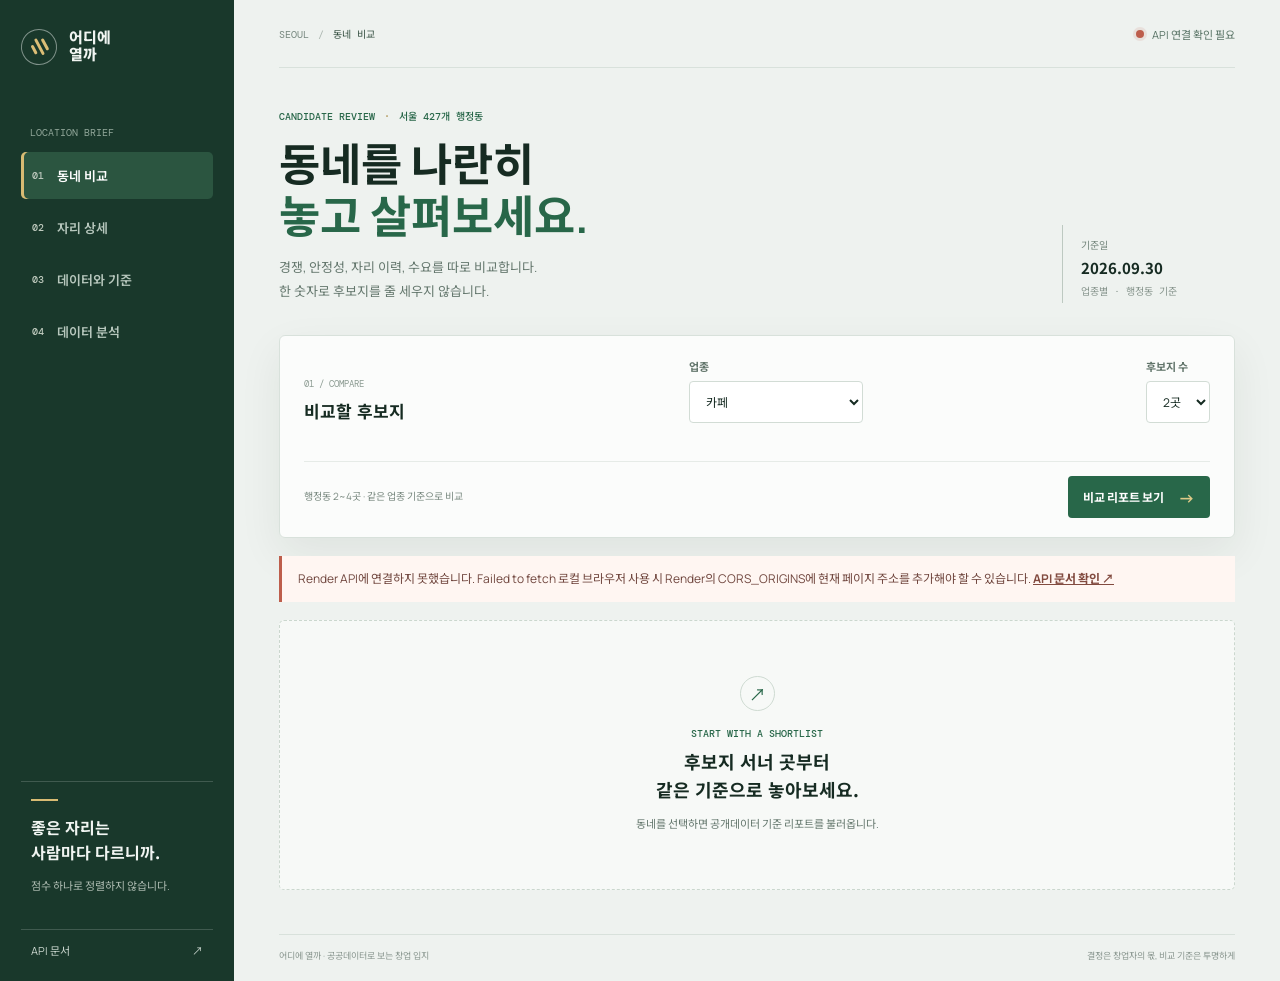
<file: frontend-html/index.html>
<!doctype html>
<html lang="ko">
  <head>
    <meta charset="UTF-8" />
    <meta name="viewport" content="width=device-width, initial-scale=1.0" />
    <meta name="theme-color" content="#eef2ef" />
    <meta name="description" content="점수로 줄 세우지 않고 창업 후보 동네를 비교하는 입지 리포트" />
    <title>어디에 열까 | 입지 리포트</title>
    <link rel="stylesheet" href="./styles.css" />
    <script src="./app.js" defer></script>
  </head>
  <body>
    <div class="app-shell">
      <aside class="sidebar">
        <a class="brand" href="#compare" aria-label="어디에 열까 홈">
          <span class="brand-mark" aria-hidden="true"><span></span><span></span><span></span></span>
          <span class="brand-name">어디에<br />열까</span>
        </a>

        <div class="side-caption">LOCATION BRIEF</div>
        <nav class="primary-nav" aria-label="주요 화면">
          <button class="nav-item is-active" type="button" data-view="compare">
            <span class="nav-index">01</span><span>동네 비교</span>
          </button>
          <button class="nav-item" type="button" data-view="site">
            <span class="nav-index">02</span><span>자리 상세</span>
          </button>
          <button class="nav-item" type="button" data-view="data">
            <span class="nav-index">03</span><span>데이터와 기준</span>
          </button>
          <a class="nav-item" href="./analysis/index.html">
            <span class="nav-index">04</span><span>데이터 분석</span>
          </a>
        </nav>

        <div class="sidebar-bottom">
          <div class="sidebar-note">
            <span class="note-rule"></span>
            <p>좋은 자리는<br />사람마다 다르니까.</p>
            <small>점수 하나로 정렬하지 않습니다.</small>
          </div>
          <a class="docs-link" href="https://where-to-open-cilr.onrender.com/docs" target="_blank" rel="noreferrer">
            API 문서 <span aria-hidden="true">↗</span>
          </a>
        </div>
      </aside>

      <main class="main-content">
        <header class="topbar">
          <div class="breadcrumbs"><span>SEOUL</span><span class="crumb-slash">/</span><span id="current-crumb">동네 비교</span></div>
          <div class="topbar-status">
            <div class="data-freshness" id="data-freshness" hidden>
              <span class="fresh-dot"></span><span id="fresh-label">데이터 기준일 확인 중</span>
              <button class="help" type="button" id="fresh-help" aria-label="데이터 갱신 주기" data-tip="">?</button>
            </div>
            <div class="connection-state" id="connection-state" role="status">
              <span class="state-dot"></span><span id="connection-label">API 연결 확인 중</span>
            </div>
          </div>
        </header>

        <section class="page-view is-active" id="view-compare" aria-labelledby="compare-title">
          <div class="page-heading">
            <div>
              <p class="eyebrow">CANDIDATE REVIEW <span>·</span> 서울 427개 행정동</p>
              <h1 id="compare-title">동네를 나란히<br /><em>놓고 살펴보세요.</em></h1>
              <p class="lede">경쟁, 안정성, 자리 이력, 수요를 따로 비교합니다.<br />한 숫자로 후보지를 줄 세우지 않습니다.</p>
            </div>
            <div class="heading-stamp"><span>기준일</span><strong id="base-date-heading">2026.09.30</strong><small>업종별 · 행정동 기준</small></div>
          </div>

          <form class="compare-controls" id="compare-form">
            <div class="controls-topline">
              <div class="control-title"><span class="control-kicker">01 / COMPARE</span><h2>비교할 후보지</h2></div>
              <div class="form-field category-field">
                <label for="category-select">업종</label>
                <select id="category-select" name="category" required>
                  <option value="cafe">카페</option>
                  <option value="bakery">제과점</option>
                  <option value="korean">한식</option>
                </select>
              </div>
              <div class="form-field count-field">
                <label for="location-count">후보지 수</label>
                <select id="location-count" name="location_count">
                  <option value="2">2곳</option><option value="3">3곳</option><option value="4">4곳</option>
                </select>
              </div>
            </div>
            <div class="dong-pickers" id="dong-pickers"></div>
            <div class="controls-bottomline">
              <p class="form-hint">행정동 2~4곳 · 같은 업종 기준으로 비교</p>
              <button class="button button-primary" type="submit">
                <span>비교 리포트 보기</span><span class="button-arrow" aria-hidden="true">→</span>
              </button>
            </div>
          </form>

          <div class="notice" id="global-notice" hidden role="alert"></div>
          <div class="results-heading" id="results-heading" hidden>
            <div><p class="eyebrow">SIDE BY SIDE</p><h2>후보지 비교</h2></div>
            <span class="no-score-note">종합 점수 없음</span>
          </div>
          <div id="compare-results" class="compare-results" aria-live="polite">
            <div class="empty-state">
              <div class="empty-mark" aria-hidden="true">↗</div>
              <p class="eyebrow">START WITH A SHORTLIST</p>
              <h2>후보지 서너 곳부터<br />같은 기준으로 놓아보세요.</h2>
              <p>동네를 선택하면 공개데이터 기준 리포트를 불러옵니다.</p>
            </div>
          </div>
        </section>

        <section class="page-view" id="view-site" aria-labelledby="site-title" hidden>
          <div class="page-heading compact-heading">
            <div>
              <p class="eyebrow">ADDRESS HISTORY <span>·</span> 최근 10년</p>
              <h1 id="site-title">자리의 시간을<br /><em>되짚어봅니다.</em></h1>
              <p class="lede">주소 단위로 쌓인 인허가 이력과 교체 지표를 확인합니다.<br />층·호가 아닌 같은 지번 기준입니다.</p>
            </div>
            <div class="heading-stamp"><span>자리 데이터</span><strong id="site-count-stamp">109,943곳</strong><small>10년 이력 적재</small></div>
          </div>
          <form class="site-search" id="site-form">
            <label for="site-address">후보 주소</label>
            <div class="site-search-row">
              <input id="site-address" name="address" type="search" minlength="2" maxlength="80" placeholder="예: 황학동 479 · 청계천로 400" autocomplete="off" required />
              <select id="site-category" name="category" aria-label="업종">
                <option value="cafe">카페</option><option value="bakery">제과점</option><option value="korean">한식</option>
              </select>
              <button class="button button-primary" type="submit"><span>주소 검색</span><span aria-hidden="true">→</span></button>
            </div>
            <p class="form-hint">행정안전부 도로명주소 API로 실시간 검색합니다. 지번·도로명·건물 이름 모두 됩니다. 업종은 행정동 밀도 비교에 씁니다.</p>
          </form>
          <div id="address-results" class="address-results" aria-live="polite"></div>
          <div id="site-result" class="site-result" aria-live="polite">
            <div class="empty-state slim-empty"><p class="eyebrow">SITE HISTORY</p><h2>후보 주소를 검색해 이력을 불러오세요.</h2></div>
          </div>
        </section>

        <section class="page-view" id="view-data" aria-labelledby="data-title" hidden>
          <div class="page-heading compact-heading">
            <div>
              <p class="eyebrow">SOURCES &amp; METHOD</p>
              <h1 id="data-title">숫자 뒤에 있는<br /><em>기준을 공개합니다.</em></h1>
              <p class="lede">어떤 자료를 언제 기준으로 보았는지, 지표를 어떻게 계산했는지 확인하세요.</p>
            </div>
            <div class="heading-stamp"><span>비교 원칙</span><strong>점수화 안 함</strong><small>축별 지표를 나란히 표시</small></div>
          </div>
          <div id="data-result" class="data-result" aria-live="polite">
            <div class="loading-state">데이터 기준을 불러오는 중...</div>
          </div>
          <div class="pipeline-section">
            <div class="section-heading"><div><p class="eyebrow">PIPELINE</p><h2>수집과 정규화</h2></div><span class="no-score-note" id="pipeline-note">매월 자동 갱신</span></div>
            <div id="pipeline-result" class="pipeline-list"></div>
          </div>
        </section>

        <footer class="page-footer">
          <span>어디에 열까 · 공공데이터로 보는 창업 입지</span>
          <span>결정은 창업자의 몫, 비교 기준은 투명하게</span>
        </footer>
      </main>
    </div>
  </body>
</html>
</file>
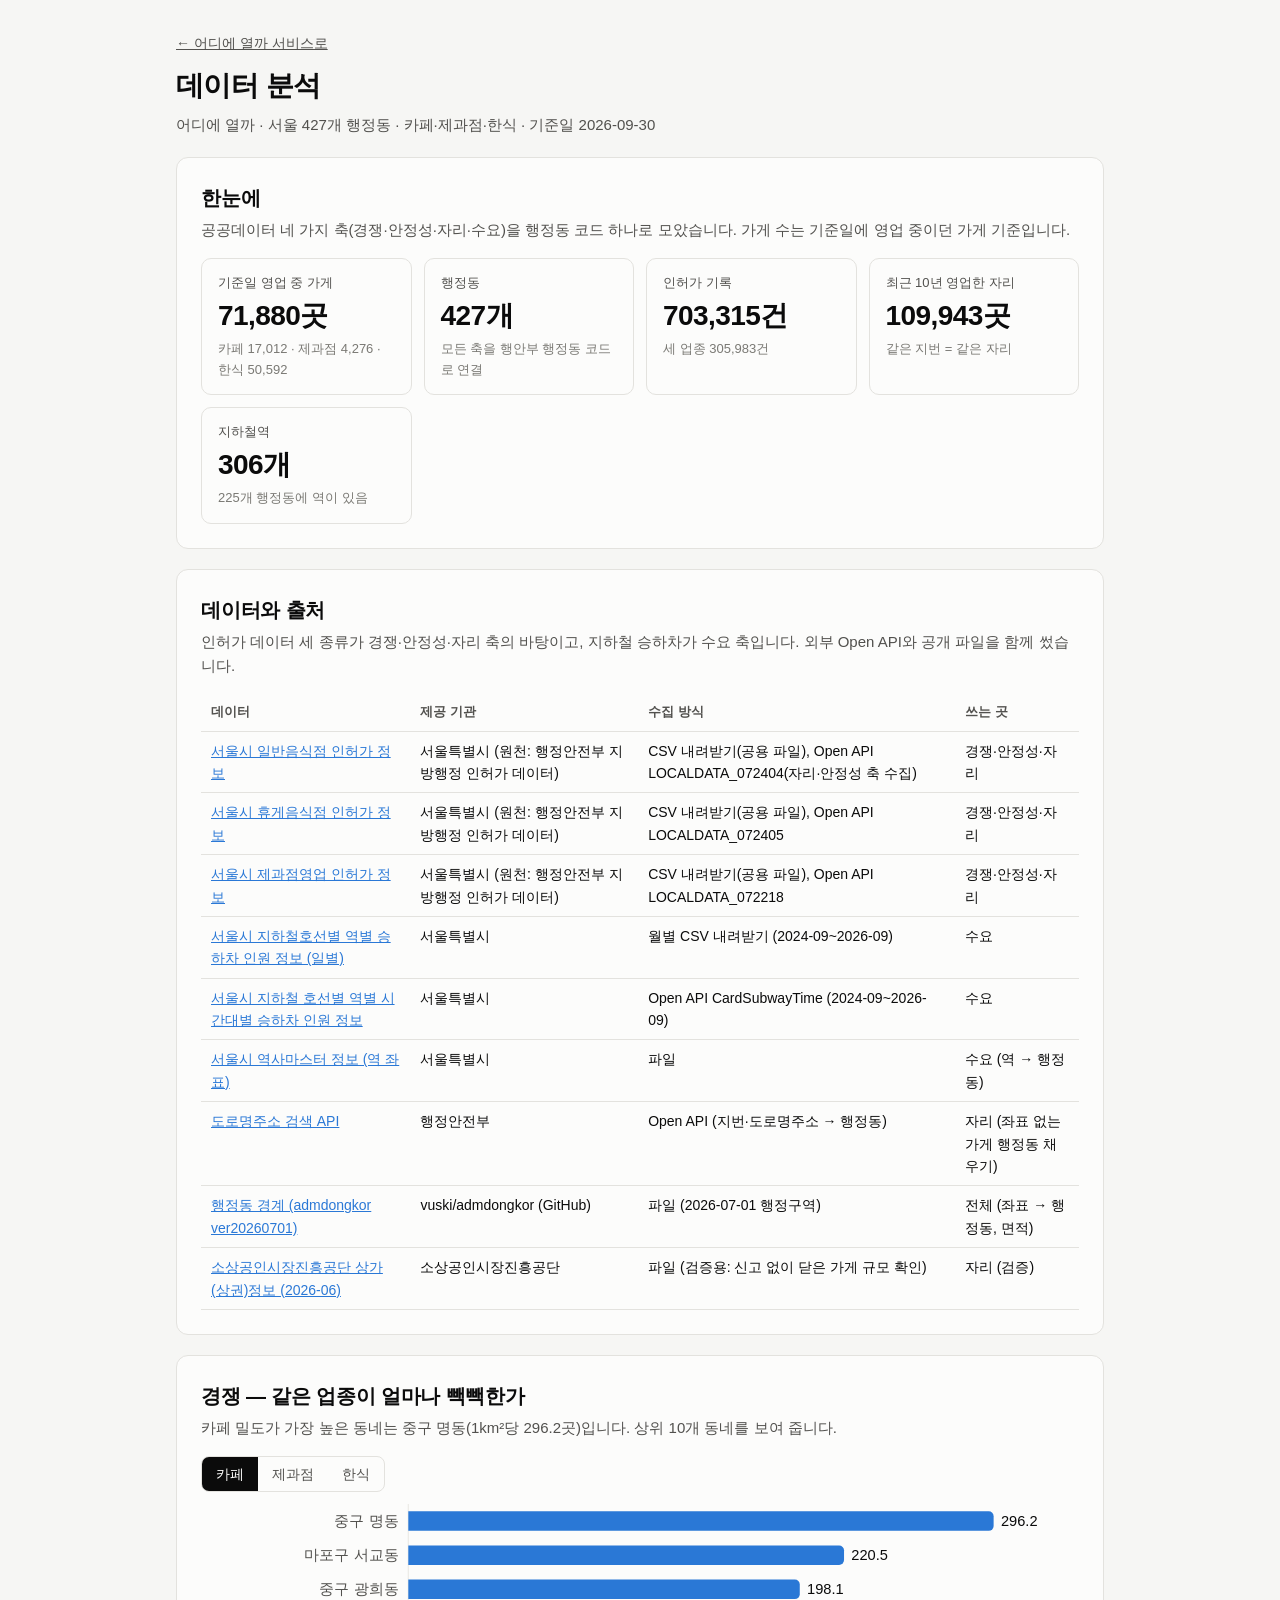
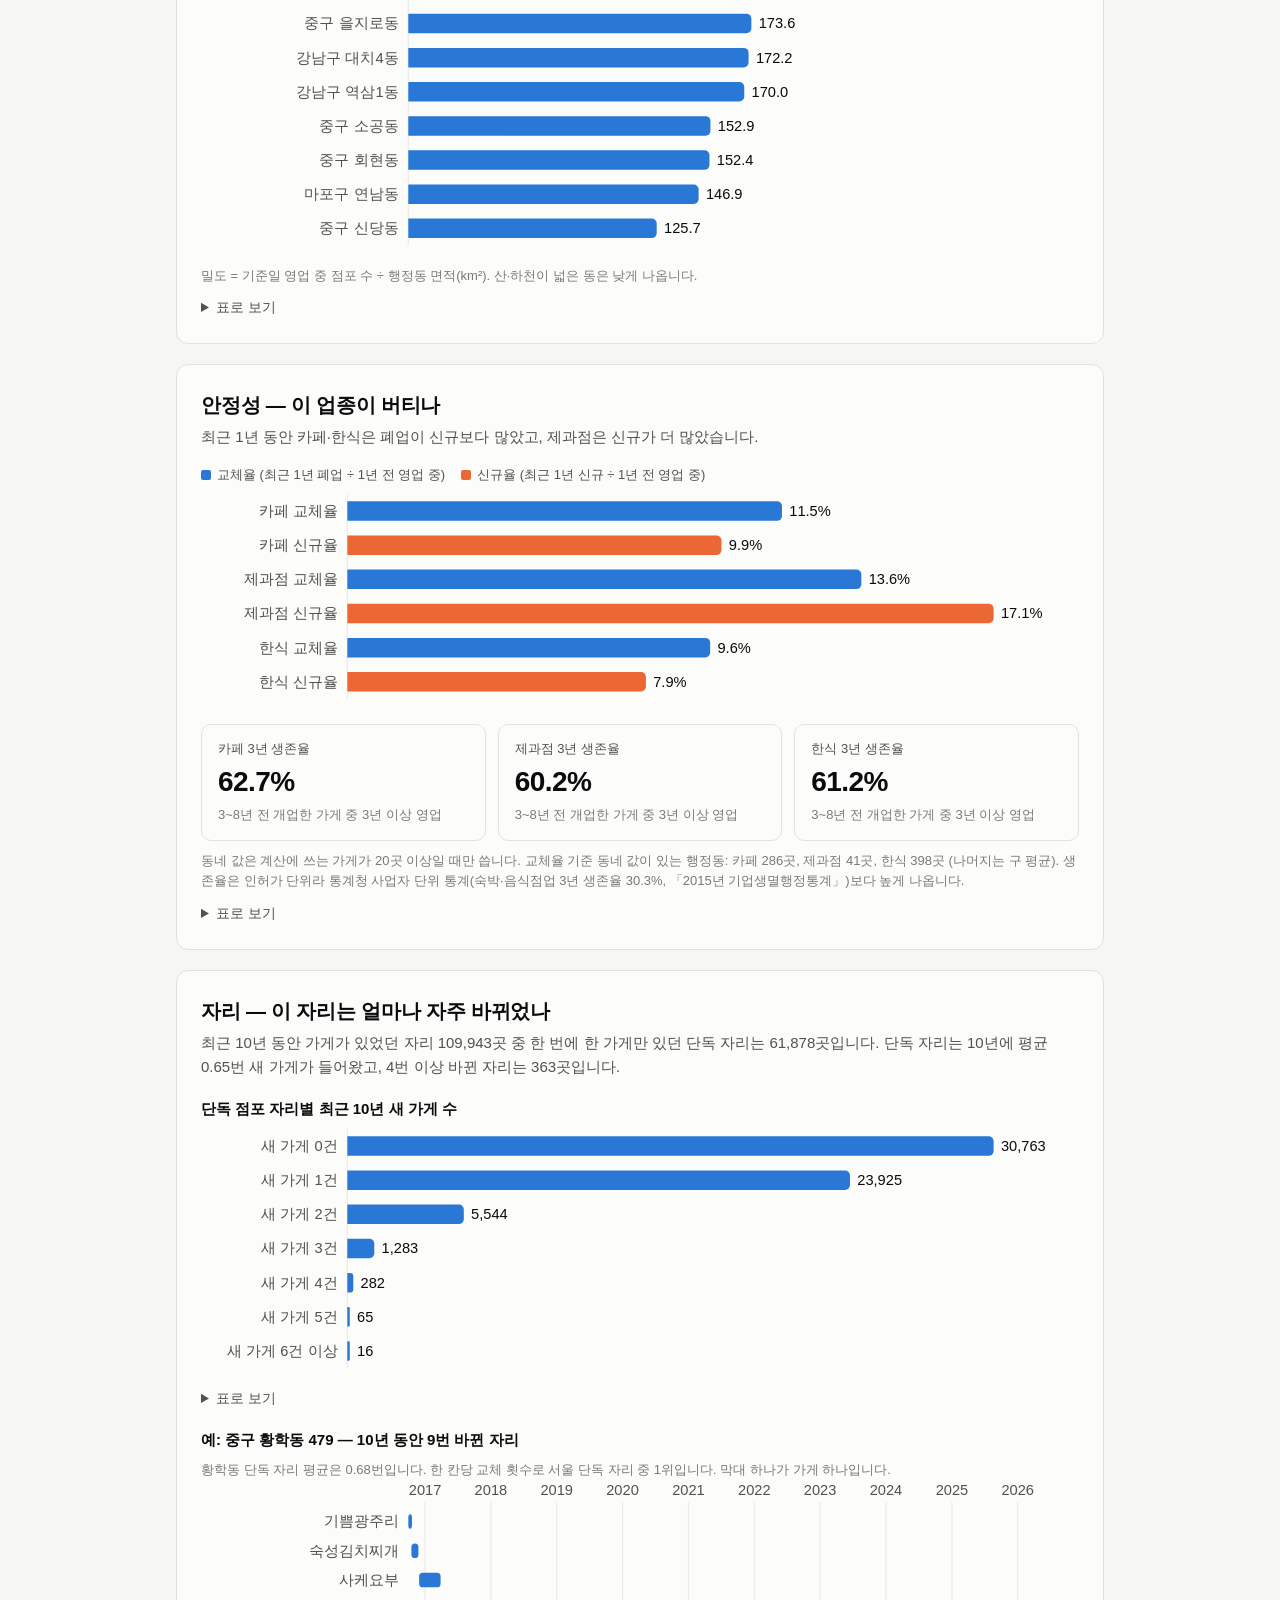
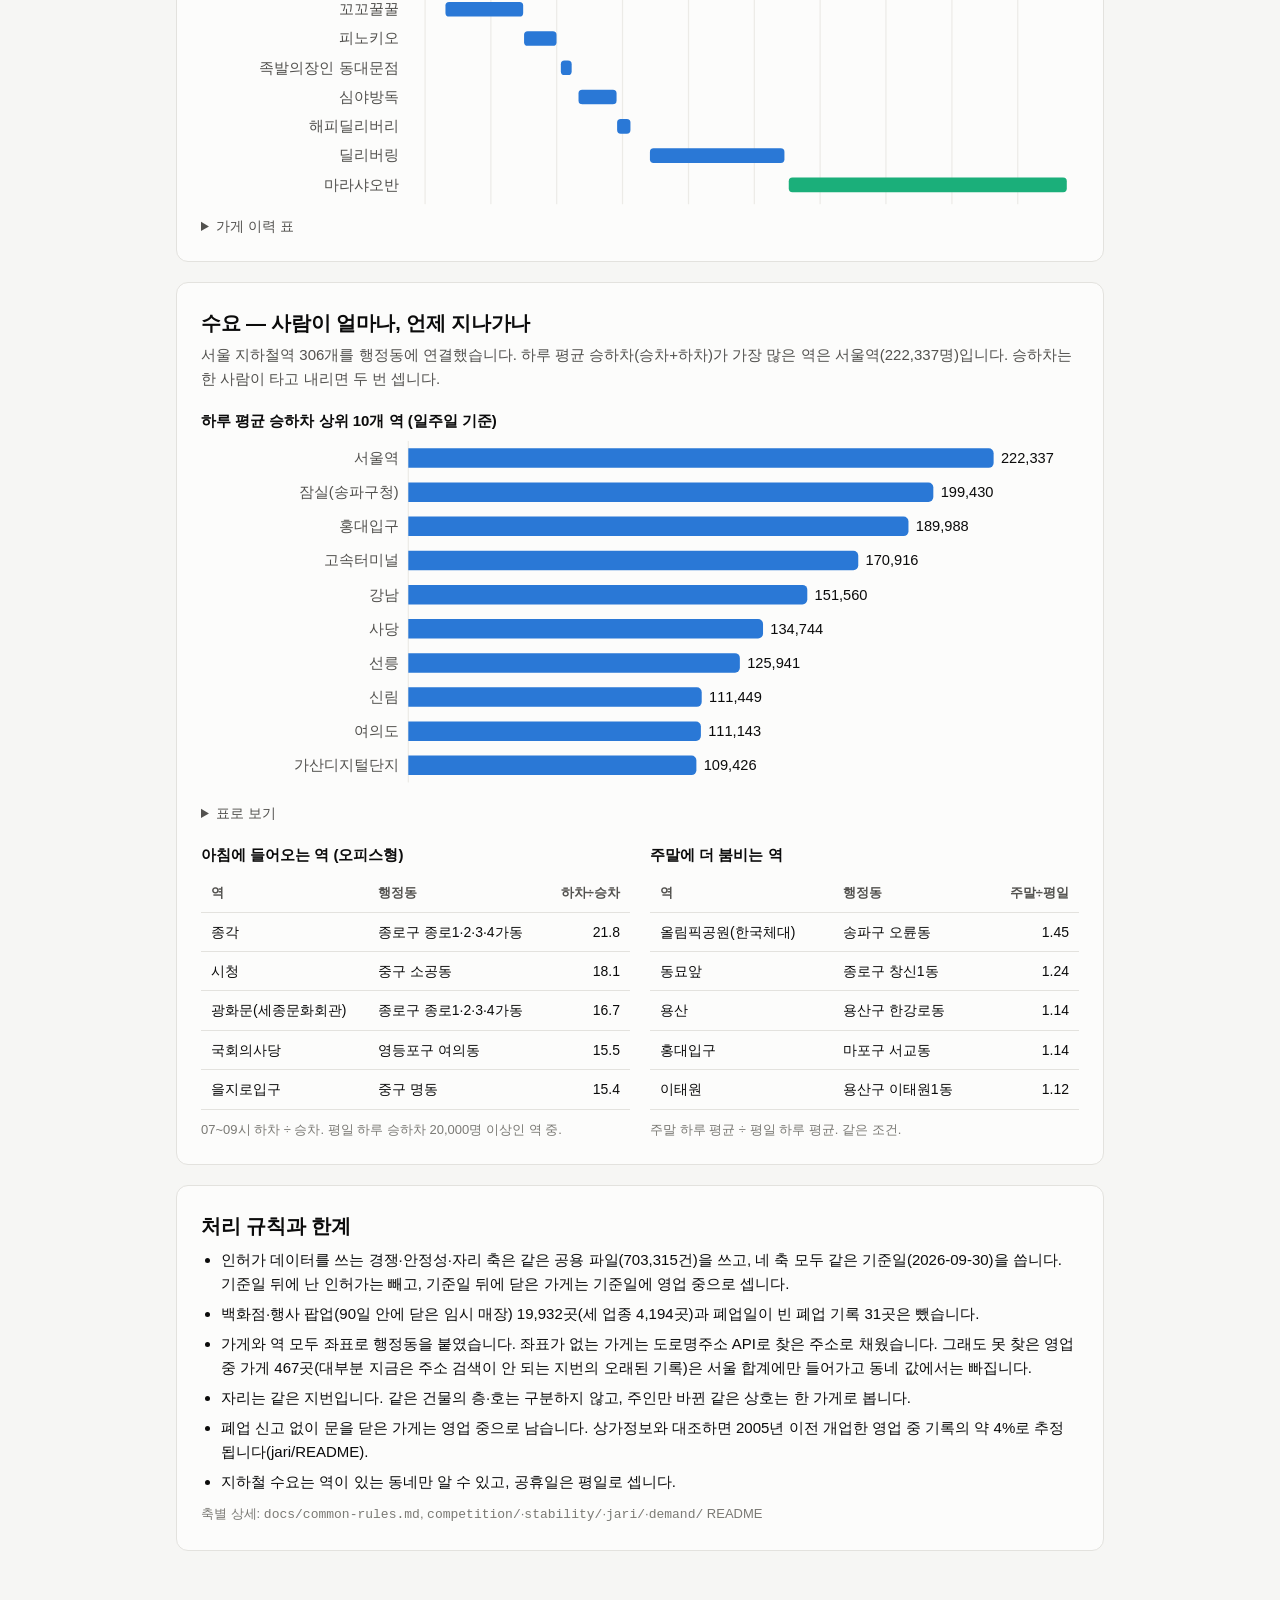
<file: frontend-html/analysis/index.html>
<!doctype html>
<html lang="ko">
<head>
<meta charset="utf-8">
<meta name="viewport" content="width=device-width, initial-scale=1">
<title>어디에 열까 · 데이터 분석</title>
<style>
:root {
  color-scheme: light;
  --surface-0: #f6f6f4; --surface-1: #fcfcfb; --border: #e3e2de; --grid: #ecebe7;
  --text-primary: #0b0b0b; --text-secondary: #52514e; --text-muted: #7a7974;
  --series-1: #2a78d6; --series-2: #eb6834; --series-3: #1baf7a;
  --accent: #2a78d6;
}
@media (prefers-color-scheme: dark) {
  :root:where(:not([data-theme="light"])) {
    color-scheme: dark;
    --surface-0: #121211; --surface-1: #1a1a19; --border: #33322f; --grid: #2a2a28;
    --text-primary: #f0efec; --text-secondary: #c3c2b7; --text-muted: #8f8e86;
    --series-1: #3987e5; --series-2: #d95926; --series-3: #199e70; --accent: #3987e5;
  }
}
:root[data-theme="dark"] {
  color-scheme: dark;
  --surface-0: #121211; --surface-1: #1a1a19; --border: #33322f; --grid: #2a2a28;
  --text-primary: #f0efec; --text-secondary: #c3c2b7; --text-muted: #8f8e86;
  --series-1: #3987e5; --series-2: #d95926; --series-3: #199e70; --accent: #3987e5;
}
* { box-sizing: border-box; }
body { margin: 0; background: var(--surface-0); color: var(--text-primary);
  font: 15px/1.6 -apple-system, BlinkMacSystemFont, "Apple SD Gothic Neo", "Noto Sans KR", "Malgun Gothic", sans-serif; }
main { max-width: 960px; margin: 0 auto; padding: 32px 16px 64px; }
header h1 { font-size: 28px; margin: 0 0 4px; letter-spacing: -0.02em; }
header p { margin: 0; color: var(--text-secondary); }
header p.back { margin: 0 0 10px; font-size: 14px; }
header p.back a { color: var(--text-secondary); }
section { background: var(--surface-1); border: 1px solid var(--border); border-radius: 12px; padding: 24px; margin-top: 20px; }
section h2 { font-size: 20px; margin: 0 0 4px; letter-spacing: -0.01em; }
.lead { margin: 0 0 16px; color: var(--text-secondary); }
.note { font-size: 13px; color: var(--text-muted); margin: 10px 0 0; }
.tiles { display: grid; grid-template-columns: repeat(auto-fit, minmax(190px, 1fr)); gap: 12px; }
.tile { border: 1px solid var(--border); border-radius: 10px; padding: 14px 16px; }
.tile .k { font-size: 13px; color: var(--text-secondary); }
.tile .v { font-size: 28px; font-weight: 700; letter-spacing: -0.02em; font-variant-numeric: tabular-nums; }
.tile .s { font-size: 13px; color: var(--text-muted); }
table { width: 100%; border-collapse: collapse; font-size: 14px; }
th, td { text-align: left; padding: 8px 10px; border-bottom: 1px solid var(--border); vertical-align: top; }
th { color: var(--text-secondary); font-weight: 600; font-size: 13px; }
td.num, th.num { text-align: right; font-variant-numeric: tabular-nums; }
a { color: var(--accent); }
.scroll { overflow-x: auto; }
.scroll table { min-width: 560px; }
#source-table { min-width: 760px; }
.seg { display: inline-flex; border: 1px solid var(--border); border-radius: 8px; overflow: hidden; margin-bottom: 12px; }
.seg button { font: inherit; font-size: 14px; border: 0; background: transparent; color: var(--text-secondary); padding: 6px 14px; cursor: pointer; }
.seg button[aria-pressed="true"] { background: var(--text-primary); color: var(--surface-1); }
.swatch { display: inline-block; width: 10px; height: 10px; border-radius: 2px; margin-right: 6px; vertical-align: -1px; }
.legend { display: flex; gap: 16px; font-size: 13px; color: var(--text-secondary); margin-bottom: 8px; flex-wrap: wrap; }
svg { display: block; width: 100%; height: auto; overflow: visible; }
svg text { fill: var(--text-secondary); font-size: 12px; }
svg .val { fill: var(--text-primary); font-variant-numeric: tabular-nums; }
svg .axis { stroke: var(--grid); }
.tip { position: fixed; pointer-events: none; background: var(--text-primary); color: var(--surface-1); font-size: 13px;
  padding: 6px 10px; border-radius: 6px; opacity: 0; transition: opacity .1s; z-index: 10; max-width: min(280px, calc(100vw - 16px)); }
details { margin-top: 10px; font-size: 14px; }
summary { cursor: pointer; color: var(--text-secondary); }
.two { display: grid; grid-template-columns: repeat(auto-fit, minmax(280px, 1fr)); gap: 20px; }
h3 { font-size: 15px; margin: 18px 0 8px; }
ul.rules { margin: 0; padding-left: 20px; }
ul.rules li { margin: 6px 0; }
</style>
</head>
<body>
<main>
  <header>
    <p class="back"><a href="../index.html">← 어디에 열까 서비스로</a></p>
    <h1>데이터 분석</h1>
    <p>어디에 열까 · 서울 <span data-v="dongs"></span>개 행정동 · 카페·제과점·한식 · 기준일 <span data-v="base_date"></span></p>
  </header>

  <section id="overview">
    <h2>한눈에</h2>
    <p class="lead">공공데이터 네 가지 축(경쟁·안정성·자리·수요)을 행정동 코드 하나로 모았습니다. 가게 수는 기준일에 영업 중이던 가게 기준입니다.</p>
    <div class="tiles" id="tiles"></div>
  </section>

  <section id="sources">
    <h2>데이터와 출처</h2>
    <p class="lead">인허가 데이터 세 종류가 경쟁·안정성·자리 축의 바탕이고, 지하철 승하차가 수요 축입니다. 외부 Open API와 공개 파일을 함께 썼습니다.</p>
    <div class="scroll"><table id="source-table"></table></div>
  </section>

  <section id="competition">
    <h2>경쟁 — 같은 업종이 얼마나 빽빽한가</h2>
    <p class="lead" id="comp-lead"></p>
    <div class="seg" role="group" aria-label="업종" id="comp-seg"></div>
    <div id="comp-chart"></div>
    <p class="note">밀도 = 기준일 영업 중 점포 수 ÷ 행정동 면적(km²). 산·하천이 넓은 동은 낮게 나옵니다.</p>
    <details><summary>표로 보기</summary><div class="scroll"><table id="comp-table"></table></div></details>
  </section>

  <section id="stability">
    <h2>안정성 — 이 업종이 버티나</h2>
    <p class="lead" id="stab-lead"></p>
    <div class="legend"><span><i class="swatch" style="background:var(--series-1)"></i>교체율 (최근 1년 폐업 ÷ 1년 전 영업 중)</span><span><i class="swatch" style="background:var(--series-2)"></i>신규율 (최근 1년 신규 ÷ 1년 전 영업 중)</span></div>
    <div id="stab-chart"></div>
    <div class="tiles" id="stab-tiles" style="margin-top:16px"></div>
    <p class="note" id="stab-note"></p>
    <details><summary>표로 보기</summary><div class="scroll"><table id="stab-table"></table></div></details>
  </section>

  <section id="jari">
    <h2>자리 — 이 자리는 얼마나 자주 바뀌었나</h2>
    <p class="lead" id="jari-lead"></p>
    <h3>단독 점포 자리별 최근 10년 새 가게 수</h3>
    <div id="jari-chart"></div>
    <details><summary>표로 보기</summary><div class="scroll"><table id="jari-table"></table></div></details>
    <h3 id="demo-title"></h3>
    <p class="note" id="demo-note" style="margin-top:0"></p>
    <div id="demo-chart"></div>
    <details><summary>가게 이력 표</summary><div class="scroll"><table id="demo-table"></table></div></details>
  </section>

  <section id="demand">
    <h2>수요 — 사람이 얼마나, 언제 지나가나</h2>
    <p class="lead" id="dem-lead"></p>
    <h3>하루 평균 승하차 상위 10개 역 (일주일 기준)</h3>
    <div id="dem-chart"></div>
    <details><summary>표로 보기</summary><div class="scroll"><table id="dem-table"></table></div></details>
    <div class="two">
      <div><h3>아침에 들어오는 역 (오피스형)</h3><table id="dem-office"></table><p class="note">07~09시 하차 ÷ 승차. 평일 하루 승하차 <span data-v="min_weekday"></span>명 이상인 역 중.</p></div>
      <div><h3>주말에 더 붐비는 역</h3><table id="dem-weekend"></table><p class="note">주말 하루 평균 ÷ 평일 하루 평균. 같은 조건.</p></div>
    </div>
  </section>

  <section id="rules">
    <h2>처리 규칙과 한계</h2>
    <ul class="rules" id="rules-list"></ul>
    <p class="note">축별 상세: <code>docs/common-rules.md</code>, <code>competition/</code>·<code>stability/</code>·<code>jari/</code>·<code>demand/</code> README</p>
  </section>
</main>
<div class="tip" id="tip"></div>

<script src="data.js"></script>
<script>
const D = window.ANALYSIS;
const CATS = ["카페", "제과점", "한식"];
const fmt = n => n == null ? "–" : Number(n).toLocaleString("ko-KR");
const $ = id => document.getElementById(id);
const esc = s => String(s).replace(/[&<>"]/g, c => ({ "&": "&amp;", "<": "&lt;", ">": "&gt;", '"': "&quot;" }[c]));
const SVGNS = "http://www.w3.org/2000/svg";
const el = (tag, attrs = {}, text) => { const e = document.createElementNS(SVGNS, tag); for (const k in attrs) e.setAttribute(k, attrs[k]); if (text != null) e.textContent = text; return e; };

// 툴팁
const tip = $("tip");
// 말풍선: 마우스는 올리면, 터치는 누르면 보임. 화면 밖으로 나가지 않게 위치를 맞춤
function showTip(e, html) {
  tip.innerHTML = html; tip.style.opacity = 1;
  const x = Math.min(e.clientX + 12, innerWidth - tip.offsetWidth - 8);
  const y = e.clientY + 12 + tip.offsetHeight > innerHeight ? e.clientY - tip.offsetHeight - 12 : e.clientY + 12;
  tip.style.left = Math.max(8, x) + "px"; tip.style.top = Math.max(8, y) + "px";
}
function hover(node, html) {
  node.addEventListener("pointermove", e => { if (e.pointerType === "mouse") showTip(e, html); });
  node.addEventListener("pointerleave", e => { if (e.pointerType === "mouse") tip.style.opacity = 0; });
  node.addEventListener("click", e => { e.stopPropagation(); showTip(e, html); });
}
document.addEventListener("click", () => { tip.style.opacity = 0; });
addEventListener("scroll", () => { tip.style.opacity = 0; }, { passive: true });
function table(id, head, rows, numCols = []) {
  $(id).innerHTML = "<thead><tr>" + head.map((h, i) => `<th${numCols.includes(i) ? ' class="num"' : ""}>${h}</th>`).join("") + "</tr></thead><tbody>" +
    rows.map(r => "<tr>" + r.map((c, i) => `<td${numCols.includes(i) ? ' class="num"' : ""}>${c}</td>`).join("") + "</tr>").join("") + "</tbody>";
}

// 가로 막대: rows = [{label, value, color, tip, valueText}]
function hbar(container, rows, { labelW = 170, max = null } = {}) {
  const W = 720, rowH = 28, barH = 16, pad = 8, valW = 70;
  const H = rows.length * rowH + pad;
  const m = max ?? Math.max(...rows.map(r => r.value));
  const plotW = W - labelW - valW;
  const svg = el("svg", { viewBox: `0 0 ${W} ${H}`, role: "img" });
  svg.appendChild(el("line", { x1: labelW, x2: labelW, y1: 0, y2: H - pad, class: "axis" }));
  rows.forEach((r, i) => {
    const y = i * rowH + (rowH - barH) / 2;
    const has = r.value != null && !Number.isNaN(r.value);
    const w = has ? Math.max(2, (r.value / m) * plotW) : 0;
    const rad = Math.min(4, w / 2);
    const g = el("g");
    g.appendChild(el("text", { x: labelW - 8, y: y + barH / 2 + 4, "text-anchor": "end" }, r.label));
    if (has) g.appendChild(el("path", { d: `M${labelW},${y} h${w - rad} a${rad},${rad} 0 0 1 ${rad},${rad} v${barH - 2 * rad} a${rad},${rad} 0 0 1 ${-rad},${rad} h${-(w - rad)} z`, fill: r.color }));
    g.appendChild(el("text", { x: labelW + w + 6, y: y + barH / 2 + 4, class: "val" }, has ? (r.valueText ?? fmt(r.value)) : "자료 없음"));
    const hit = el("rect", { x: 0, y: i * rowH, width: W, height: rowH, fill: "transparent" });
    g.appendChild(hit); hover(hit, r.tip);
    svg.appendChild(g);
  });
  container.innerHTML = ""; container.appendChild(svg);
}

// ---------------------------------------------------------------- 한눈에
const O = D.overview;
document.querySelectorAll('[data-v="base_date"]').forEach(e => e.textContent = O.base_date);
document.querySelectorAll('[data-v="dongs"]').forEach(e => e.textContent = fmt(O.dongs));
document.querySelectorAll('[data-v="min_weekday"]').forEach(e => e.textContent = fmt(D.demand.min_weekday_for_types));
$("tiles").innerHTML = [
  ["기준일 영업 중 가게", fmt(O.open_total) + "곳", CATS.map(k => `${k} ${fmt(O.open_by_category[k])}`).join(" · ")],
  ["행정동", fmt(O.dongs) + "개", "모든 축을 행안부 행정동 코드로 연결"],
  ["인허가 기록", fmt(O.permits_total) + "건", `세 업종 ${fmt(O.permits_in_categories)}건`],
  ["최근 10년 영업한 자리", fmt(O.sites_10y) + "곳", "같은 지번 = 같은 자리"],
  ["지하철역", fmt(O.stations) + "개", `${fmt(D.demand.dongs_with_station)}개 행정동에 역이 있음`],
].map(([k, v, s]) => `<div class="tile"><div class="k">${k}</div><div class="v">${v}</div><div class="s">${s}</div></div>`).join("");

// ---------------------------------------------------------------- 출처
table("source-table", ["데이터", "제공 기관", "수집 방식", "쓰는 곳"],
  D.sources.map(s => [`<a href="${esc(s.url)}" target="_blank" rel="noopener">${esc(s.name)}</a>`, esc(s.org), esc(s.method), esc(s.axes)]));

// ---------------------------------------------------------------- 경쟁
let compCat = "카페";
function drawComp() {
  const rows = D.competition[compCat];
  $("comp-lead").textContent = `${compCat} 밀도가 가장 높은 동네는 ${rows[0].dong}(1km²당 ${rows[0].density}곳)입니다. 상위 10개 동네를 보여 줍니다.`;
  hbar($("comp-chart"), rows.map(r => ({ label: r.dong, value: r.density, color: "var(--series-1)", valueText: r.density.toFixed(1),
    tip: `${esc(r.dong)}<br>${compCat} ${fmt(r.count)}곳 · 1km²당 ${r.density}곳` })));
  table("comp-table", ["동네", "점포 수", "밀도(개/km²)"], rows.map(r => [esc(r.dong), fmt(r.count), r.density.toFixed(1)]), [1, 2]);
  document.querySelectorAll("#comp-seg button").forEach(b => b.setAttribute("aria-pressed", b.dataset.cat === compCat));
}
$("comp-seg").innerHTML = CATS.map(k => `<button type="button" data-cat="${k}">${k}</button>`).join("");
$("comp-seg").addEventListener("click", e => { if (e.target.dataset.cat) { compCat = e.target.dataset.cat; drawComp(); } });
drawComp();

// ---------------------------------------------------------------- 안정성
const S = D.stability;
const shrinking = S.filter(s => s.closed_1y > s.new_1y).map(s => s.category);
const growing = S.filter(s => s.new_1y > s.closed_1y).map(s => s.category);
const eun = w => ((w.charCodeAt(w.length - 1) - 0xac00) % 28 ? "은" : "는");
const topic = list => list.join("·") + eun(list[list.length - 1]);
$("stab-lead").textContent = "최근 1년 동안 " + [
  shrinking.length ? `${topic(shrinking)} 폐업이 신규보다 많았고` : "",
  growing.length ? `${topic(growing)} 신규가 더 많았습니다` : "",
].filter(Boolean).join(", ") + ".";
(function () {
  const rows = [];
  S.forEach(s => {
    rows.push({ label: `${s.category} 교체율`, value: s.turnover, color: "var(--series-1)", valueText: s.turnover + "%",
      tip: `${s.category} 교체율 ${s.turnover}%<br>최근 1년 폐업 ${fmt(s.closed_1y)}곳` });
    rows.push({ label: `${s.category} 신규율`, value: s.new_rate, color: "var(--series-2)", valueText: s.new_rate + "%",
      tip: `${s.category} 신규율 ${s.new_rate}%<br>최근 1년 신규 ${fmt(s.new_1y)}곳` });
  });
  hbar($("stab-chart"), rows, { labelW: 120 });
})();
$("stab-tiles").innerHTML = S.map(s => `<div class="tile"><div class="k">${s.category} 3년 생존율</div><div class="v">${s.survival_3y}%</div><div class="s">3~8년 전 개업한 가게 중 3년 이상 영업</div></div>`).join("");
const share = D.stability_dong_share;
$("stab-note").textContent = `동네 값은 계산에 쓰는 가게가 20곳 이상일 때만 씁니다. 교체율 기준 동네 값이 있는 행정동: ` +
  CATS.map(k => `${k} ${share[k].turnover_dong}곳`).join(", ") + ` (나머지는 구 평균). 생존율은 인허가 단위라 통계청 사업자 단위 통계(숙박·음식점업 3년 생존율 30.3%, 「2015년 기업생멸행정통계」)보다 높게 나옵니다.`;
table("stab-table", ["업종", "기준일 영업 중", "최근 1년 폐업", "최근 1년 신규", "교체율", "신규율", "3년 생존율"],
  S.map(s => [s.category, fmt(s.open), fmt(s.closed_1y), fmt(s.new_1y), s.turnover + "%", s.new_rate + "%", s.survival_3y + "%"]), [1, 2, 3, 4, 5, 6]);

// ---------------------------------------------------------------- 자리
const J = D.jari;
$("jari-lead").textContent = `최근 10년 동안 가게가 있었던 자리 ${fmt(J.sites_10y)}곳 중 한 번에 한 가게만 있던 단독 자리는 ${fmt(J.single_sites)}곳입니다. ` +
  `단독 자리는 10년에 평균 ${J.single_avg}번 새 가게가 들어왔고, 4번 이상 바뀐 자리는 ${fmt(J.single_4plus)}곳입니다.`;
hbar($("jari-chart"), J.distribution.map(d => ({ label: `새 가게 ${d.label}`, value: d.sites, color: "var(--series-1)",
  tip: `10년 동안 새 가게 ${d.label}<br>${fmt(d.sites)}곳 (${(d.sites / J.single_sites * 100).toFixed(1)}%)` })), { labelW: 120 });
table("jari-table", ["10년 새 가게 수", "자리 수", "비율"], J.distribution.map(d => [d.label, fmt(d.sites), (d.sites / J.single_sites * 100).toFixed(1) + "%"]), [1, 2]);

const demo = J.demo;
$("demo-title").textContent = `예: ${demo.site} — 10년 동안 ${demo.permits_10y}번 바뀐 자리`;
const demoRank = J.top_per_slot.findIndex(t => t.site === demo.site) + 1;
$("demo-note").textContent = `${demo.dong} 단독 자리 평균은 ${demo.dong_avg_single}번입니다.` + (demoRank ? ` 한 칸당 교체 횟수로 서울 단독 자리 중 ${demoRank}위입니다.` : "") + " 막대 하나가 가게 하나입니다.";
(function () {
  const end = new Date(O.base_date), start = new Date(end); start.setFullYear(end.getFullYear() - 10);
  const W = 720, labelW = 170, rowH = 24, barH = 12, top = 22;
  const H = top + demo.history.length * rowH + 4;
  const x = d => labelW + (Math.max(start, Math.min(end, d)) - start) / (end - start) * (W - labelW - 10);
  const svg = el("svg", { viewBox: `0 0 ${W} ${H}`, role: "img" });
  for (let y = start.getFullYear() + 1; y <= end.getFullYear(); y++) {
    const xx = x(new Date(`${y}-01-01`));
    svg.appendChild(el("line", { x1: xx, x2: xx, y1: top - 4, y2: H, class: "axis" }));
    svg.appendChild(el("text", { x: xx, y: 12, "text-anchor": "middle" }, String(y)));
  }
  demo.history.forEach((h, i) => {
    const y = top + i * rowH + (rowH - barH) / 2;
    const a = x(new Date(h.opened)), b = x(h.closed ? new Date(h.closed) : end);
    const g = el("g");
    g.appendChild(el("text", { x: labelW - 8, y: y + barH / 2 + 4, "text-anchor": "end" }, h.name));
    g.appendChild(el("rect", { x: a, y, width: Math.max(3, b - a), height: barH, rx: 3, fill: h.closed ? "var(--series-1)" : "var(--series-3)" }));
    const hit = el("rect", { x: 0, y: top + i * rowH, width: W, height: rowH, fill: "transparent" });
    g.appendChild(hit);
    hover(hit, `${esc(h.name)} (${esc(h.uptae)})<br>${h.opened} ~ ${h.closed || "영업 중"} · ${h.months}개월`);
    svg.appendChild(g);
  });
  $("demo-chart").innerHTML = ""; $("demo-chart").appendChild(svg);
})();
table("demo-table", ["가게", "업태", "개업", "폐업", "영업 개월"],
  demo.history.map(h => [esc(h.name), esc(h.uptae), h.opened, h.closed || "영업 중", fmt(h.months)]), [4]);

// ---------------------------------------------------------------- 수요
const M = D.demand;
$("dem-lead").textContent = `서울 지하철역 ${fmt(M.stations)}개를 행정동에 연결했습니다. 하루 평균 승하차(승차+하차)가 가장 많은 역은 ${M.top[0].station}(${fmt(M.top[0].weekly)}명)입니다. 승하차는 한 사람이 타고 내리면 두 번 셉니다.`;
hbar($("dem-chart"), M.top.map(t => ({ label: t.station, value: t.weekly, color: "var(--series-1)",
  tip: `${esc(t.station)} (${esc(t.where)})<br>평일 ${fmt(t.weekday)} · 주말 ${fmt(t.weekend)}` })));
table("dem-table", ["역", "행정동", "일주일 기준", "평일", "주말"], M.top.map(t => [esc(t.station), esc(t.where), fmt(t.weekly), fmt(t.weekday), fmt(t.weekend)]), [2, 3, 4]);
table("dem-office", ["역", "행정동", "하차÷승차"], M.office.map(t => [esc(t.station), esc(t.where), t.ratio]), [2]);
table("dem-weekend", ["역", "행정동", "주말÷평일"], M.weekend.map(t => [esc(t.station), esc(t.where), t.ratio]), [2]);

// ---------------------------------------------------------------- 규칙과 한계
$("rules-list").innerHTML = [
  `인허가 데이터를 쓰는 경쟁·안정성·자리 축은 같은 공용 파일(${fmt(O.permits_total)}건)을 쓰고, 네 축 모두 같은 기준일(${O.base_date})을 씁니다. 기준일 뒤에 난 인허가는 빼고, 기준일 뒤에 닫은 가게는 기준일에 영업 중으로 셉니다.`,
  `백화점·행사 팝업(90일 안에 닫은 임시 매장) ${fmt(O.popups_removed)}곳(세 업종 ${fmt(O.popups_removed_in_categories)}곳)과 폐업일이 빈 폐업 기록 ${fmt(O.close_date_missing)}곳은 뺐습니다.`,
  `가게와 역 모두 좌표로 행정동을 붙였습니다. 좌표가 없는 가게는 도로명주소 API로 찾은 주소로 채웠습니다. 그래도 못 찾은 영업 중 가게 ${fmt(O.open_no_dong)}곳(대부분 지금은 주소 검색이 안 되는 지번의 오래된 기록)은 서울 합계에만 들어가고 동네 값에서는 빠집니다.`,
  "자리는 같은 지번입니다. 같은 건물의 층·호는 구분하지 않고, 주인만 바뀐 같은 상호는 한 가게로 봅니다.",
  "폐업 신고 없이 문을 닫은 가게는 영업 중으로 남습니다. 상가정보와 대조하면 2005년 이전 개업한 영업 중 기록의 약 4%로 추정됩니다(jari/README).",
  "지하철 수요는 역이 있는 동네만 알 수 있고, 공휴일은 평일로 셉니다.",
].map(t => `<li>${esc(t)}</li>`).join("");
</script>
</body>
</html>
</file>
<file: frontend-html/styles.css>
@import url('https://fonts.googleapis.com/css2?family=DM+Mono:wght@400;500&family=Manrope:wght@400;500;600;700;800&family=Noto+Sans+KR:wght@400;500;600;700&display=swap');

:root {
  color-scheme: light;
  --paper: #eef2ef;
  --surface: #fbfcfb;
  --ink: #162b22;
  --muted: #64776d;
  --line: #d8e1db;
  --green: #286749;
  --green-dark: #1b4934;
  --green-pale: #e2eee6;
  --blue: #28727a;
  --blue-pale: #e1eff0;
  --coral: #bd5e4c;
  --coral-pale: #f5e8e3;
  --gold: #ad7a21;
  --gold-pale: #f4eedc;
  --shadow: 0 16px 44px rgba(22, 43, 34, .07);
  font-family: 'Manrope', 'Noto Sans KR', sans-serif;
  color: var(--ink);
  background: var(--paper);
  font-synthesis: none;
  text-rendering: optimizeLegibility;
}

* { box-sizing: border-box; }
body { margin: 0; min-width: 320px; min-height: 100vh; background: var(--paper); }
button, input, select { font: inherit; }
button, select { cursor: pointer; }
button:focus-visible, input:focus-visible, select:focus-visible, a:focus-visible { outline: 3px solid #7cae8d; outline-offset: 2px; }
a { color: inherit; }
[hidden] { display: none !important; }

.app-shell { min-height: 100vh; display: grid; grid-template-columns: 234px minmax(0, 1fr); }
.sidebar { min-height: 100vh; padding: 29px 21px 23px; display: flex; flex-direction: column; background: #19382b; color: #f1f5f2; }
.brand { display: inline-flex; align-items: center; gap: 12px; text-decoration: none; width: fit-content; }
.brand-mark { width: 36px; height: 36px; border: 1px solid rgba(241,245,242,.48); border-radius: 50%; display: flex; justify-content: center; align-items: center; gap: 3px; transform: rotate(-28deg); }
.brand-mark span { display: block; width: 3px; border-radius: 3px; background: #dbbd76; }
.brand-mark span:nth-child(1) { height: 10px; }.brand-mark span:nth-child(2) { height: 18px; }.brand-mark span:nth-child(3) { height: 13px; }
.brand-name { font-size: 15px; line-height: 1.13; font-weight: 800; letter-spacing: 0; }
.side-caption, .eyebrow, .control-kicker, .breadcrumbs, .nav-index, .heading-stamp span, .heading-stamp small, .site-metric-label, .metric-caption { font-family: 'DM Mono', 'Noto Sans KR', monospace; }
.side-caption { margin: 61px 0 13px 9px; color: #91a79a; font-size: 10px; letter-spacing: 0; }
.primary-nav { display: grid; gap: 5px; }
.nav-item { min-height: 47px; display: flex; align-items: center; gap: 13px; border: 0; border-radius: 5px; padding: 0 11px; background: transparent; color: #b7c7bd; text-align: left; font-size: 13px; font-weight: 600; transition: background .16s ease, color .16s ease; }
.nav-item:hover { color: #fff; background: rgba(255,255,255,.07); }
a.nav-item { text-decoration: none; }
.nav-item.is-active { background: #2b5540; color: #fff; box-shadow: inset 3px 0 #d8bb73; }
.nav-index { color: #c0cbbf; font-size: 10px; }
.sidebar-bottom { margin-top: auto; }
.sidebar-note { padding: 17px 10px 19px; border-top: 1px solid rgba(255,255,255,.17); }
.note-rule { display: block; width: 27px; height: 2px; background: #d8bb73; }
.sidebar-note p { margin: 14px 0 8px; font-family: 'Noto Sans KR', sans-serif; font-weight: 700; font-size: 16px; line-height: 1.55; }
.sidebar-note small { color: #adbbb1; font-size: 11px; line-height: 1.5; }
.docs-link { display: flex; justify-content: space-between; margin-top: 15px; padding: 12px 10px 0; border-top: 1px solid rgba(255,255,255,.17); color: #c9d5cd; font-size: 11px; text-decoration: none; }
.docs-link:hover { color: #fff; }

.main-content { min-width: 0; max-width: 1600px; width: 100%; margin: 0 auto; padding: 0 45px; }
.topbar { min-height: 68px; border-bottom: 1px solid var(--line); display: flex; align-items: center; justify-content: space-between; gap: 18px; }
.breadcrumbs { color: #76877e; font-size: 10px; letter-spacing: 0; }
.crumb-slash { padding: 0 9px; color: #aab5ae; }
#current-crumb { color: #344f40; }
.topbar-status { display: flex; align-items: center; gap: 16px; flex-wrap: wrap; justify-content: flex-end; }
.data-freshness { display: inline-flex; align-items: center; gap: 7px; color: #587365; font-size: 11px; }
.fresh-dot { width: 8px; height: 8px; border-radius: 50%; background: #4c9d6f; box-shadow: 0 0 0 3px rgba(76,157,111,.13); }
.connection-state { display: inline-flex; align-items: center; gap: 8px; color: #587365; font-size: 11px; }
.state-dot { width: 8px; height: 8px; border-radius: 50%; background: #b9a260; box-shadow: 0 0 0 3px rgba(185,162,96,.14); }
.connection-state.is-online .state-dot { background: #4c9d6f; box-shadow: 0 0 0 3px rgba(76,157,111,.13); }
.connection-state.is-offline .state-dot { background: var(--coral); box-shadow: 0 0 0 3px rgba(189,94,76,.12); }

.page-view { display: none; padding: 40px 0 0; animation: enter .35s ease both; }
.page-view.is-active { display: block; }
@keyframes enter { from { opacity: .55; transform: translateY(5px); } to { opacity: 1; transform: translateY(0); } }
.page-heading { display: flex; justify-content: space-between; align-items: end; gap: 24px; margin: 0 0 30px; }
.eyebrow { margin: 0; color: var(--green); font-size: 10px; font-weight: 500; letter-spacing: 0; }
.eyebrow span { color: #b29a5e; padding: 0 3px; }
h1, h2, h3, p { overflow-wrap: anywhere; }
h1 { margin: 15px 0 14px; max-width: 720px; font-size: clamp(34px, 3.5vw, 52px); line-height: 1.15; letter-spacing: 0; font-weight: 700; }
h1 em { color: var(--green); font-style: normal; }
.lede { margin: 0; color: var(--muted); font-size: 13px; line-height: 1.85; }
.heading-stamp { min-width: 173px; padding: 12px 0 5px 18px; border-left: 1px solid #bdc9c1; display: flex; flex-direction: column; gap: 5px; }
.heading-stamp span { color: #74867c; font-size: 10px; }
.heading-stamp strong { font-family: 'Noto Sans KR', sans-serif; font-size: 15px; font-weight: 700; }
.heading-stamp small { color: #87958d; font-size: 10px; }
.compact-heading { margin-bottom: 29px; }
.compact-heading h1 { font-size: clamp(34px, 3.2vw, 47px); }

.compare-controls { margin: 32px 0 0; padding: 22px 24px 19px; background: var(--surface); border: 1px solid var(--line); border-radius: 6px; box-shadow: var(--shadow); }
.controls-topline, .controls-bottomline { display: flex; align-items: end; justify-content: space-between; gap: 16px; }
.control-kicker { color: #8c9b92; font-size: 9px; }
.control-title h2 { margin: 6px 0 0; font-family: 'Noto Sans KR', sans-serif; font-size: 17px; font-weight: 700; }
.form-field { display: flex; flex-direction: column; gap: 7px; }
.form-field label, .site-search > label { color: #61746a; font-size: 11px; font-weight: 700; }
select, input { min-height: 42px; border: 1px solid #d2dcd5; border-radius: 4px; padding: 0 12px; color: var(--ink); background: #fff; font-size: 12px; }
select:hover, input:hover { border-color: #91aa9a; }
.category-field select { width: 174px; }
.dong-pickers { display: grid; grid-template-columns: repeat(2, minmax(0, 1fr)); gap: 10px; margin: 19px 0; }
.dong-picker { min-width: 0; padding: 12px; display: grid; grid-template-columns: 29px minmax(0, .86fr) minmax(0, 1.14fr); gap: 9px; align-items: end; border: 1px solid #e1e7e2; border-radius: 4px; background: #f9fbf9; }
.dong-picker-number { align-self: center; padding-bottom: 3px; color: #8d9d93; font-family: 'DM Mono', monospace; font-size: 10px; }
.dong-picker .form-field { min-width: 0; }
.dong-picker select { min-width: 0; width: 100%; padding-right: 23px; }
.controls-bottomline { align-items: center; padding-top: 14px; border-top: 1px solid #e6ebe7; }
.form-hint { margin: 0; color: #78887f; font-size: 10px; line-height: 1.55; }
.button { min-height: 42px; border: 0; border-radius: 4px; padding: 0 15px; display: inline-flex; align-items: center; gap: 14px; justify-content: center; font-size: 12px; font-weight: 700; transition: background .16s ease, transform .16s ease; }
.button:hover { transform: translateY(-1px); }
.button-primary { background: var(--green); color: #fff; }
.button-primary:hover { background: var(--green-dark); }
.button-arrow { color: #ddc988; font-size: 17px; line-height: 1; }
.notice { margin: 18px 0; padding: 13px 16px; border-left: 3px solid var(--coral); background: #fff6f2; color: #71473f; font-size: 12px; line-height: 1.65; }
.notice a { color: #824b40; font-weight: 700; }

.results-heading, .section-heading { display: flex; align-items: end; justify-content: space-between; gap: 16px; margin: 33px 0 13px; }
.results-heading h2, .section-heading h2 { margin: 4px 0 0; font-family: 'Noto Sans KR', sans-serif; font-size: 19px; font-weight: 700; }
.no-score-note { padding: 7px 10px; border: 1px solid #d6e1d8; border-radius: 3px; color: #426450; background: #e8f0e9; font-size: 10px; white-space: nowrap; }
.compare-results { min-width: 0; }
.comparison { overflow: hidden; border: 1px solid var(--line); border-radius: 5px; background: var(--surface); box-shadow: var(--shadow); }
.comparison-head { display: grid; grid-template-columns: 185px repeat(var(--candidate-count), minmax(155px, 1fr)); border-bottom: 1px solid var(--line); background: #f7f9f7; }
.comparison-head > div { min-width: 0; padding: 15px 14px; border-left: 1px solid #e6ebe7; }
.comparison-head > div:first-child { border-left: 0; }
.comparison-head .head-label { color: #829088; font-family: 'DM Mono', monospace; font-size: 9px; }
.district-title { display: block; margin: 5px 0 3px; color: #203c2d; font-family: 'Noto Sans KR', sans-serif; font-size: 14px; font-weight: 700; }
.district-meta { color: #7d8d83; font-size: 10px; }
.metric-section { padding: 18px 0 5px; border-bottom: 1px solid var(--line); }
.metric-section:last-child { border-bottom: 0; }
.metric-section-title { display: flex; align-items: center; gap: 9px; margin: 0 14px 8px; font-family: 'Noto Sans KR', sans-serif; font-size: 12px; font-weight: 700; }
.metric-section-title::before { content: ''; display: block; width: 7px; height: 7px; border-radius: 1px; background: var(--green); transform: rotate(45deg); }
.metric-section[data-axis="stability"] .metric-section-title::before { background: var(--blue); }
.metric-section[data-axis="site"] .metric-section-title::before { background: var(--gold); }
.metric-section[data-axis="demand"] .metric-section-title::before { background: var(--coral); }
.metric-grid { display: grid; grid-template-columns: 185px repeat(var(--candidate-count), minmax(155px, 1fr)); }
.metric-label, .metric-cell { min-width: 0; padding: 11px 14px; border-top: 1px solid #edf0ed; }
.metric-label { color: #687b70; font-size: 10px; line-height: 1.5; }
.metric-cell { border-left: 1px solid #edf0ed; color: #20382b; font-variant-numeric: tabular-nums; font-size: 12px; font-weight: 600; }
.metric-cell .metric-main { display: block; font-size: 15px; font-weight: 700; }
.metric-cell .metric-sub { display: block; margin-top: 4px; color: #79887f; font-size: 9px; font-weight: 500; line-height: 1.55; }
.metric-caption { display: block; margin-top: 3px; color: #84938a; font-size: 9px; font-weight: 400; }
.metric-name { display: inline-flex; align-items: center; gap: 6px; }
.help { display: inline-flex; align-items: center; justify-content: center; flex: none; width: 16px; height: 16px; padding: 0; border: 1px solid #a9b6ae; border-radius: 50%; background: transparent; color: #6d7f74; font: 700 10px/1 'Noto Sans KR', sans-serif; cursor: help; }
.help:hover, .help:focus-visible { border-color: var(--green); background: var(--green); color: #fff; outline: none; }
#help-tip { position: fixed; z-index: 50; max-width: min(320px, calc(100vw - 16px)); padding: 10px 12px; border-radius: 6px; background: var(--ink); color: #f4f7f5; font-size: 12px; font-weight: 400; line-height: 1.65; white-space: pre-line; word-break: keep-all; box-shadow: 0 10px 28px rgba(22, 43, 34, .22); pointer-events: none; }
.bar-track { height: 4px; margin-top: 8px; overflow: hidden; border-radius: 6px; background: #e6ece7; }
.bar-fill { display: block; height: 100%; border-radius: inherit; background: var(--green); transform-origin: left; animation: fill-in .75s ease both; }
@keyframes fill-in { from { transform: scaleX(0); } to { transform: scaleX(1); } }
.axis-empty { color: #88968e; font-size: 10px; font-weight: 500; }
.station-stack { display: grid; gap: 8px; }
.station-item { padding-bottom: 8px; border-bottom: 1px dotted #d6dfd8; }
.station-item:last-child { border-bottom: 0; padding-bottom: 0; }
.station-name { display: block; margin-bottom: 3px; color: #385948; font-size: 11px; font-weight: 700; }
.station-item small { display: block; color: #7c8b82; font-size: 9px; font-weight: 500; line-height: 1.6; }
.empty-state { min-height: 270px; padding: 42px 20px; display: flex; flex-direction: column; align-items: center; justify-content: center; text-align: center; border: 1px dashed #cbd7ce; border-radius: 5px; background: rgba(251,252,251,.7); }
.empty-mark { width: 35px; height: 35px; display: grid; place-items: center; border: 1px solid #cdd9d0; border-radius: 50%; color: var(--green); font-size: 17px; }
.empty-state .eyebrow { margin-top: 16px; }
.empty-state h2 { margin: 8px 0; font-family: 'Noto Sans KR', sans-serif; font-size: 18px; line-height: 1.55; }
.empty-state > p:last-child { margin: 4px 0 0; color: var(--muted); font-size: 11px; line-height: 1.7; }

.site-search { max-width: 800px; padding: 19px 21px; border: 1px solid var(--line); border-radius: 5px; background: var(--surface); box-shadow: var(--shadow); }
.site-search-row { display: grid; grid-template-columns: minmax(130px, 1fr) 150px auto; gap: 8px; margin: 8px 0; }
.site-search-row input { width: 100%; }
.slim-empty { min-height: 190px; margin-top: 23px; }
.address-results { max-width: 800px; margin-top: 14px; }
.address-list { display: grid; gap: 6px; margin: 8px 0 0; padding: 0; list-style: none; }
.address-item { display: grid; gap: 3px; width: 100%; padding: 11px 14px; border: 1px solid var(--line); border-radius: 5px; background: var(--surface); color: var(--ink); font: inherit; text-align: left; cursor: pointer; }
.address-item:hover, .address-item.is-active { border-color: var(--green); }
.address-item strong { font-size: 13px; }
.address-item span, .address-item small { color: var(--muted); font-size: 11px; overflow-wrap: anywhere; }
.site-metric .metric-sub { display: block; margin-top: 4px; color: var(--muted); font-size: 10px; font-weight: 500; }
.site-dong-line { margin-top: 6px; }
.site-card { margin-top: 22px; border: 1px solid var(--line); border-radius: 5px; background: var(--surface); box-shadow: var(--shadow); overflow: hidden; }
.site-card-top { padding: 20px 23px; display: flex; justify-content: space-between; gap: 15px; background: #f8faf8; border-bottom: 1px solid var(--line); }
.site-card-top h2 { margin: 5px 0 2px; font-family: 'Noto Sans KR', sans-serif; font-size: 20px; }
.site-card-top p { margin: 0; color: var(--muted); font-size: 11px; }
.site-id-badge { align-self: flex-start; color: #658071; font-family: 'DM Mono', monospace; font-size: 10px; }
.site-metrics { display: grid; grid-template-columns: repeat(4, 1fr); border-bottom: 1px solid var(--line); }
.site-metric { padding: 16px 18px; border-left: 1px solid #e7ece8; }
.site-metric:first-child { border-left: 0; }
.site-metric-label { display: block; margin-bottom: 8px; color: #7a8a80; font-size: 9px; }
.site-metric strong { font-size: 18px; font-variant-numeric: tabular-nums; }
.history-wrap { padding: 18px 22px 22px; overflow-x: auto; }
.history-wrap h3 { margin: 0 0 12px; font-family: 'Noto Sans KR', sans-serif; font-size: 13px; }
.history-table { width: 100%; border-collapse: collapse; font-size: 11px; text-align: left; }
.history-table th { padding: 9px 8px; border-bottom: 1px solid #dbe4dd; color: #7a8b80; font-weight: 600; white-space: nowrap; }
.history-table td { padding: 10px 8px; border-bottom: 1px solid #edf0ed; color: #324d3c; white-space: nowrap; }
.history-table tbody tr:last-child td { border-bottom: 0; }

.data-summary { display: grid; grid-template-columns: 1fr 1fr; gap: 1px; margin: 24px 0 28px; background: var(--line); border: 1px solid var(--line); }
.data-summary-item { padding: 16px; background: var(--surface); }
.data-summary-item span { display: block; color: #73847a; font-size: 10px; }
.data-summary-item strong { display: block; margin-top: 5px; color: var(--green-dark); font-size: 18px; font-variant-numeric: tabular-nums; }
.data-section { margin-top: 27px; }
.data-section h2 { margin: 0 0 11px; font-family: 'Noto Sans KR', sans-serif; font-size: 15px; }
.source-list { border-top: 1px solid #cfd9d2; }
.source-row { display: grid; grid-template-columns: minmax(140px, .8fr) minmax(110px, .7fr) minmax(140px, 1fr) minmax(130px, 1.3fr); gap: 12px; padding: 12px 5px; border-bottom: 1px solid #dce4de; align-items: start; font-size: 10px; line-height: 1.6; }
.source-row strong { color: #294a37; font-weight: 700; }
.source-row span { color: #6f8076; }
.source-row a { color: var(--blue); text-decoration-thickness: 1px; text-underline-offset: 2px; overflow-wrap: anywhere; }
.definition-list { display: grid; grid-template-columns: repeat(2, minmax(0, 1fr)); gap: 0 20px; border-top: 1px solid #cfd9d2; }
.definition-row { padding: 12px 4px; border-bottom: 1px solid #dce4de; }
.definition-row strong { display: block; margin-bottom: 4px; color: #294a37; font-size: 11px; }
.definition-row span { color: #718078; font-size: 10px; line-height: 1.65; }
.pipeline-section { margin-top: 36px; }
.pipeline-list { display: grid; grid-template-columns: repeat(4, 1fr); border-top: 1px solid #cfd9d2; border-bottom: 1px solid #cfd9d2; }
.pipeline-step { min-width: 0; padding: 15px 13px 16px; border-left: 1px solid #dce4de; }
.pipeline-step:first-child { border-left: 0; }
.pipeline-step-index { color: #a18750; font-family: 'DM Mono', monospace; font-size: 9px; }
.pipeline-step strong { display: block; margin: 7px 0 5px; font-family: 'Noto Sans KR', sans-serif; font-size: 12px; }
.pipeline-step p { margin: 0; color: #73837a; font-size: 10px; line-height: 1.65; }
.pipeline-step small { display: inline-block; margin-top: 10px; padding: 4px 6px; background: #f2eedf; color: #826a31; font-size: 9px; }
.loading-state { padding: 24px 0; color: #708077; font-size: 12px; }

.page-footer { margin-top: 44px; padding: 14px 0 19px; border-top: 1px solid var(--line); display: flex; justify-content: space-between; gap: 15px; color: #88958e; font-size: 9px; }

@media (max-width: 1080px) {
  .app-shell { grid-template-columns: 194px minmax(0, 1fr); }
  .sidebar { padding-inline: 16px; }
  .main-content { padding-inline: 28px; }
  .comparison-head, .metric-grid { grid-template-columns: 150px repeat(var(--candidate-count), minmax(135px, 1fr)); }
  .comparison { overflow-x: auto; }
  .comparison-head, .metric-section { min-width: calc(150px + var(--candidate-count) * 135px); }
}
@media (max-width: 760px) {
  .app-shell { display: block; }
  .sidebar { min-height: 0; padding: 12px 16px 0; display: grid; grid-template-columns: 1fr auto; align-items: center; }
  .brand-mark { width: 31px; height: 31px; }
  .brand-name { font-size: 13px; }
  .side-caption, .sidebar-bottom { display: none; }
  .primary-nav { grid-column: 1 / -1; display: flex; gap: 5px; margin-top: 12px; overflow-x: auto; }
  .nav-item { min-height: 38px; gap: 7px; padding: 0 10px; white-space: nowrap; font-size: 11px; }
  .nav-index { font-size: 9px; }
  .main-content { padding: 0 16px; }
  .topbar { min-height: 51px; }
  .connection-state { font-size: 9px; }
  .data-freshness { font-size: 9px; }
  .topbar-status { gap: 8px; }
  .page-view { padding-top: 28px; }
  .page-heading { align-items: start; flex-direction: column; gap: 18px; margin-bottom: 24px; }
  h1 { margin-top: 12px; font-size: 35px; }
  .lede { font-size: 11px; }
  .heading-stamp { min-width: 0; padding: 0 0 0 11px; display: grid; grid-template-columns: auto auto; column-gap: 11px; row-gap: 3px; align-items: baseline; border-left: 2px solid #bdc9c1; }
  .heading-stamp small { grid-column: 1 / -1; }
  .compare-controls { margin-top: 23px; padding: 16px 13px; }
  .controls-topline { align-items: start; }
  .category-field select { width: 128px; }
  .dong-pickers { grid-template-columns: 1fr; gap: 7px; margin: 14px 0; }
  .dong-picker { grid-template-columns: 23px minmax(0, .9fr) minmax(0, 1.1fr); gap: 6px; padding: 9px 7px; }
  .dong-picker select { height: 40px; padding-left: 8px; font-size: 10px; }
  .form-field label { font-size: 9px; }
  .controls-bottomline { align-items: start; flex-direction: column; }
  .controls-bottomline .button { width: 100%; }
  .results-heading { margin-top: 25px; }
  .comparison-head, .metric-grid { grid-template-columns: 124px repeat(var(--candidate-count), minmax(126px, 1fr)); }
  .comparison-head, .metric-section { min-width: calc(124px + var(--candidate-count) * 126px); }
  .comparison-head > div { padding: 12px 9px; }
  .metric-label, .metric-cell { padding: 10px 9px; }
  .metric-section-title { margin-inline: 9px; }
  .site-search { padding: 15px 12px; }
  .site-search-row { grid-template-columns: minmax(90px, 1fr) 110px; }
  .site-search-row .button { grid-column: 1 / -1; width: 100%; }
  .site-metrics { grid-template-columns: repeat(2, 1fr); }
  .site-metric:nth-child(3) { border-left: 0; }
  .site-metric:nth-child(n+3) { border-top: 1px solid #e7ece8; }
  .site-card-top { padding: 15px; }
  .history-wrap { padding: 15px 12px; }
  .data-summary { grid-template-columns: 1fr 1fr; }
  .data-summary-item { padding: 12px; }
  .data-summary-item strong { font-size: 16px; }
  .source-row { grid-template-columns: 1fr 1fr; gap: 4px 10px; }
  .source-row a { grid-column: 1 / -1; }
  .definition-list { grid-template-columns: 1fr; }
  .pipeline-list { grid-template-columns: repeat(2, 1fr); }
  .pipeline-step:nth-child(3) { border-left: 0; border-top: 1px solid #dce4de; }
  .pipeline-step:nth-child(4) { border-top: 1px solid #dce4de; }
  .page-footer { margin-top: 29px; flex-direction: column; gap: 5px; }
}
@media (prefers-reduced-motion: reduce) {
  *, *::before, *::after { scroll-behavior: auto !important; animation-duration: .01ms !important; transition-duration: .01ms !important; }
}
</file>
